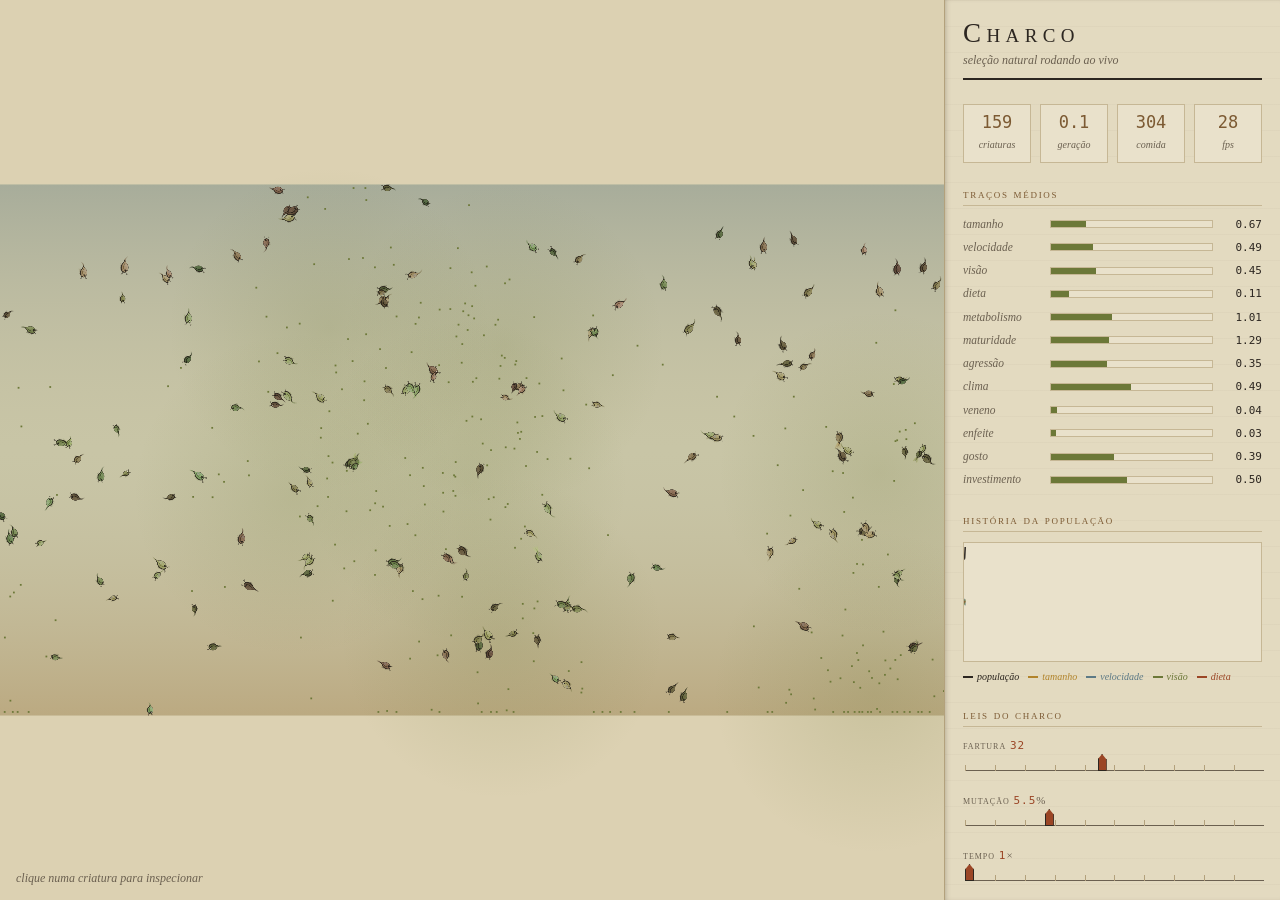
<file: index.html>
<!DOCTYPE html>
<html lang="pt-BR">
<head>
<meta charset="utf-8">
<meta name="viewport" content="width=device-width, initial-scale=1">
<title>Charco — ecossistema vivo</title>
<link rel="stylesheet" href="css/style.css">
</head>
<body>
<main id="palco">
  <canvas id="mundo"></canvas>
  <div id="dica">clique numa criatura para inspecionar</div>
</main>

<aside id="painel">
  <header>
    <h1>Charco</h1>
    <p class="sub">seleção natural rodando ao vivo</p>
  </header>

  <section class="placar">
    <div><b id="v-pop">0</b><span>criaturas</span></div>
    <div><b id="v-gen">0</b><span>geração</span></div>
    <div><b id="v-food">0</b><span>comida</span></div>
    <div><b id="v-fps">0</b><span>fps</span></div>
  </section>

  <section>
    <h2>traços médios</h2>
    <div id="barras"></div>
  </section>

  <section>
    <h2>história da população</h2>
    <canvas id="grafico" width="300" height="120"></canvas>
    <div id="legenda"></div>
  </section>

  <section id="ficha" hidden>
    <h2>espécime <span id="f-id"></span></h2>
    <div id="f-corpo"></div>
    <canvas id="rede" width="300" height="150"></canvas>
    <p class="nota" id="rede-nota"></p>
  </section>

  <section>
    <h2>leis do charco</h2>
    <label>fartura <output id="o-food">32</output>
      <input id="s-food" type="range" min="0" max="70" value="32" step="1"></label>
    <label>mutação <output id="o-mut">5.5</output>%
      <input id="s-mut" type="range" min="0" max="20" value="5.5" step="0.5"></label>
    <label>tempo <output id="o-vel">1</output>×
      <input id="s-vel" type="range" min="0" max="5" value="0" step="1"></label>
  </section>

  <section>
    <h2>quem decide</h2>
    <div class="escolha" id="modo-cerebro">
      <button data-cerebro="regras" class="on">regras</button>
      <button data-cerebro="neural">rede neural</button>
    </div>
    <p class="nota">a rede vive no genoma desde o primeiro instante — trocar aqui
       muda quem toma a decisão, sem reiniciar o charco</p>
  </section>

  <section>
    <h2>cor mostra</h2>
    <div class="escolha" id="modo-cor">
      <button data-modo="linhagem" class="on">linhagem</button>
      <button data-modo="dieta">dieta</button>
      <button data-modo="tamanho">tamanho</button>
      <button data-modo="idade">idade</button>
      <button data-modo="especie">espécie</button>
      <button data-modo="toxina">veneno</button>
    </div>
  </section>

  <section>
    <h2>intervir</h2>
    <div class="chips acoes">
      <button id="b-seca">seca</button>
      <button id="b-praga">praga</button>
      <button id="b-invasao">invasão</button>
      <button id="b-deriva">deriva</button>
      <button id="b-rastro">rastros</button>
      <button id="b-som">som</button>
      <button id="b-pausa">pausar</button>
      <button id="b-reset" class="perigo">reiniciar</button>
    </div>
  </section>

  <section>
    <h2>espécies vivas <span id="conta-esp" class="cont"></span></h2>
    <ul id="lista-esp" class="taxa"></ul>
    <div id="ficha-esp" hidden></div>
  </section>

  <section>
    <h2>árvore da vida</h2>
    <canvas id="arvore" width="300" height="210"></canvas>
    <p class="nota">cada linha é uma espécie ao longo do tempo; a ramificação é
       o instante em que duas populações deixaram de conseguir cruzar</p>
  </section>

  <section>
    <h2>museu <span id="conta-foss" class="cont"></span></h2>
    <ul id="lista-foss" class="taxa"></ul>
  </section>

  <section>
    <h2>diário</h2>
    <ul id="eventos"></ul>
  </section>
</aside>

<script type="module" src="js/main.js"></script>
</body>
</html>
</file>
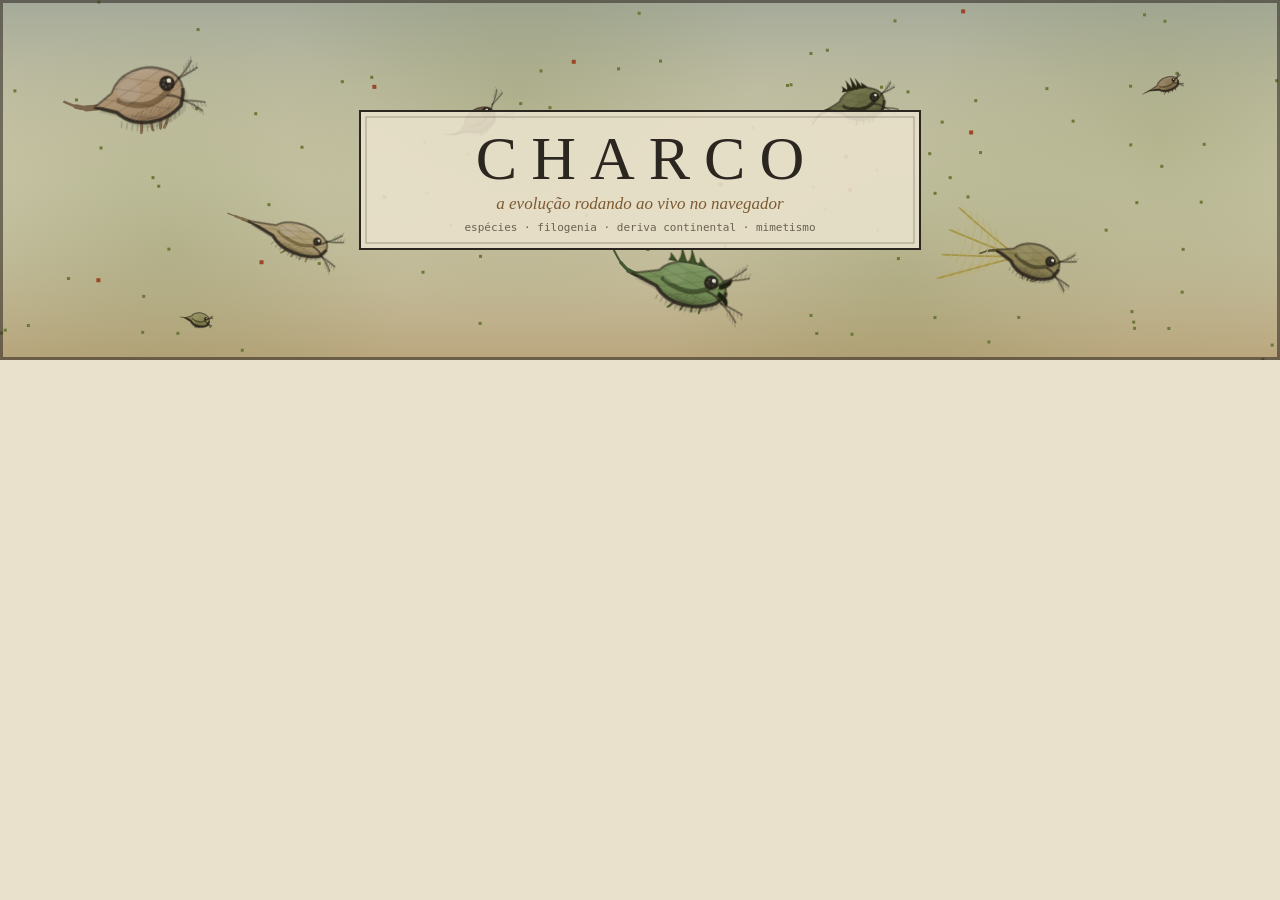
<file: banner.html>
<!DOCTYPE html>
<html lang="pt-BR">
<head>
<meta charset="utf-8">
<title>Charco — gerador do banner</title>
<style>
  html,body{margin:0;padding:0;background:#e9e1cb;overflow:hidden}
  canvas{display:block}
</style>
</head>
<body>
<canvas id="b" width="1280" height="360"></canvas>

<script type="module">
import { Creature } from './js/creature.js';
import { randomGenome } from './js/genome.js';
import { desenharCriatura } from './js/corpo.js';

// Banner do repositorio: o charco visto de cima, com o titulo gravado por
// cima. Os bichos NAO sao arte de banner — sao as mesmas criaturas que o
// simulador desenha, cada uma a partir de um genoma.
const cv = document.getElementById('b');
const ctx = cv.getContext('2d');
const L = cv.width, A = cv.height;

// ---- a agua, com o gradiente do clima ----
ctx.fillStyle = '#c8c5a6';
ctx.fillRect(0, 0, L, A);
const clima = ctx.createLinearGradient(0, 0, 0, A);
clima.addColorStop(0, 'rgba(92,116,128,.34)');
clima.addColorStop(0.5, 'rgba(190,180,150,0)');
clima.addColorStop(1, 'rgba(158,106,44,.34)');
ctx.fillStyle = clima;
ctx.fillRect(0, 0, L, A);

// manchas ferteis
for (const p of [[170, 250], [520, 90], [900, 280], [1160, 130]]) {
  const g = ctx.createRadialGradient(p[0], p[1], 0, p[0], p[1], 240);
  g.addColorStop(0, 'rgba(108,120,56,.20)');
  g.addColorStop(1, 'rgba(108,120,56,0)');
  ctx.fillStyle = g;
  ctx.fillRect(p[0] - 250, p[1] - 250, 500, 500);
}

// comida
let semente = 7;
const rnd = () => (semente = (semente * 16807) % 2147483647) / 2147483647;
ctx.fillStyle = '#6c7838';
for (let i = 0; i < 90; i++) ctx.fillRect(rnd() * L, rnd() * A, 3, 3);
ctx.fillStyle = '#9b4626';
for (let i = 0; i < 10; i++) ctx.fillRect(rnd() * L, rnd() * A, 4, 4);

// ---- o elenco: um de cada tipo que o mundo produz ----
const ELENCO = [
  [ 148,  96, 3.2, -0.22, { size:1.5, speed:0.45, sense:0.55, diet:0.15, aggression:0.25, hue: 44 }],
  [ 300, 240, 2.8,  0.35, { size:0.9, speed:1.30, sense:0.50, diet:0.10, aggression:0.20, hue: 92 }],
  [ 480, 120, 2.2, -0.55, { size:0.7, speed:0.60, sense:1.35, diet:0.10, aggression:0.15, hue: 18 }],
  [ 690, 285, 3.0,  0.20, { size:1.2, speed:0.85, sense:0.75, diet:0.95, aggression:0.85, hue:340 }],
  [ 862, 104, 2.5, -0.18, { size:1.0, speed:0.60, sense:0.60, diet:0.20, aggression:1.00, hue:210 }],
  [1035, 262, 2.7,  0.30, { size:0.9, speed:0.70, sense:0.65, diet:0.12, aggression:0.20,
                            ornamento:0.48, hue:130 }],
  [1168,  84, 1.8, -0.35, { size:0.45, speed:0.9, sense:0.35, diet:0.08, aggression:0.15, hue: 70 }],
  [ 200, 320, 1.7,  0.15, { size:0.4, speed:0.55, sense:0.30, diet:0.05, aggression:0.10, hue:160 }]
];

for (const [x, y, escala, ang, ajustes] of ELENCO) {
  const g = randomGenome();
  for (const k in ajustes) g[k] = ajustes[k];
  const c = new Creature(0, 0, g, 100);
  c.age = 20;
  c.x = 0; c.y = 0; c.angle = 0;
  ctx.save();
  ctx.translate(x, y);
  ctx.rotate(ang);
  ctx.scale(escala, escala);
  desenharCriatura(ctx, c, 1);
  ctx.restore();
}

// ---- a cartela do titulo, como a etiqueta colada numa prancha ----
const cw = 560, ch = 138, cxx = (L - cw) / 2, cyy = (A - ch) / 2;
ctx.fillStyle = 'rgba(233,225,203,.90)';
ctx.fillRect(cxx, cyy, cw, ch);
ctx.strokeStyle = '#2c2620';
ctx.lineWidth = 2;
ctx.strokeRect(cxx, cyy, cw, ch);
ctx.strokeStyle = 'rgba(44,38,32,.45)';
ctx.lineWidth = 0.8;
ctx.strokeRect(cxx + 6, cyy + 6, cw - 12, ch - 12);

ctx.textAlign = 'center';
ctx.fillStyle = '#2c2620';
ctx.font = '400 62px Georgia, "Palatino Linotype", serif';
ctx.letterSpacing = '14px';
ctx.fillText('CHARCO', L / 2 + 7, cyy + 68);
ctx.letterSpacing = '0px';

ctx.fillStyle = '#7c5a33';
ctx.font = 'italic 17px Georgia, serif';
ctx.fillText('a evolução rodando ao vivo no navegador', L / 2, cyy + 98);

ctx.fillStyle = '#6b6050';
ctx.font = '11px "Cascadia Mono", Consolas, monospace';
ctx.fillText('espécies · filogenia · deriva continental · mimetismo', L / 2, cyy + 120);

// ---- moldura da prancha ----
ctx.strokeStyle = 'rgba(44,38,32,.55)';
ctx.lineWidth = 3;
ctx.strokeRect(1.5, 1.5, L - 3, A - 3);
</script>
</body>
</html>
</file>
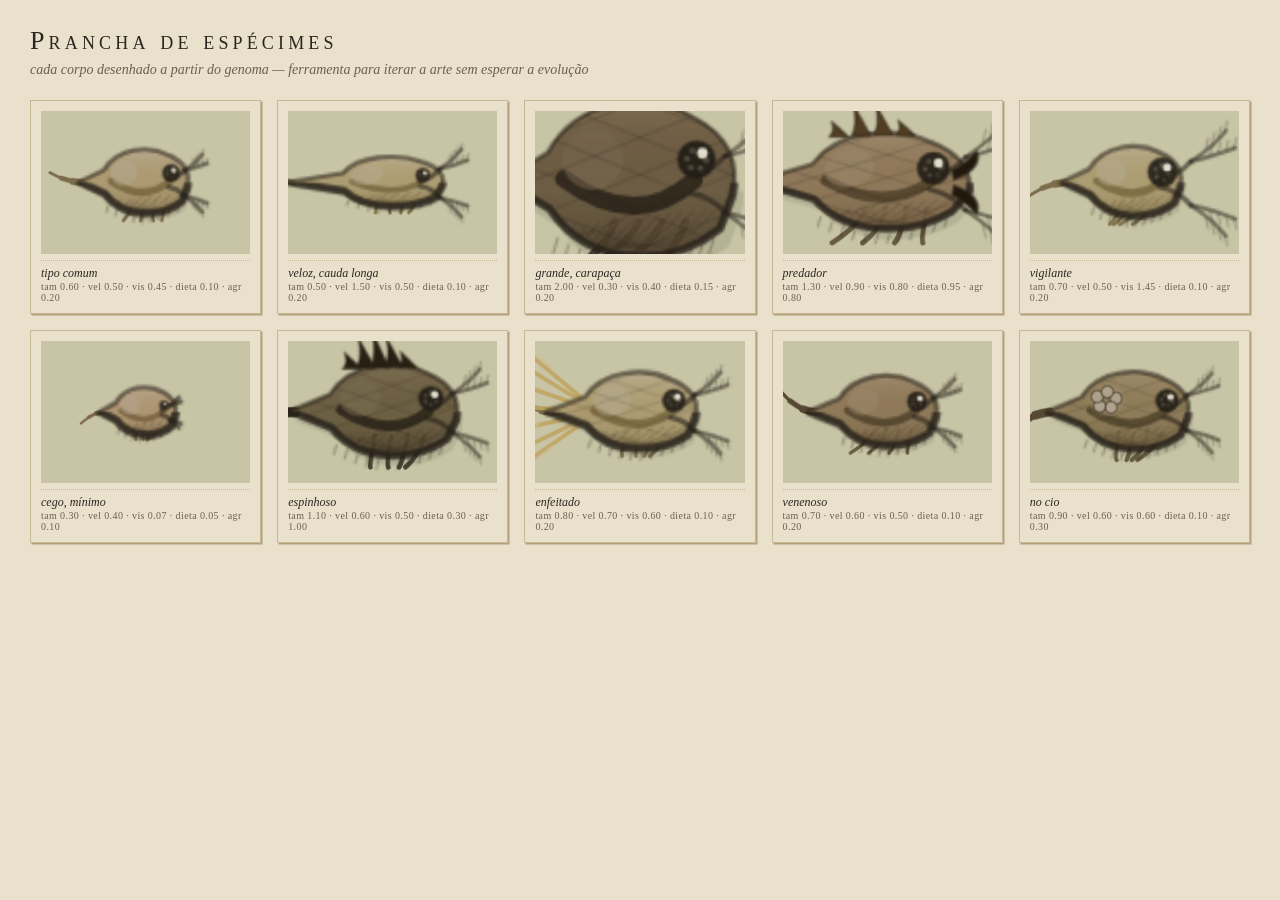
<file: prancha.html>
<!DOCTYPE html>
<html lang="pt-BR">
<head>
<meta charset="utf-8">
<title>Charco — prancha de espécimes</title>
<link rel="stylesheet" href="css/style.css">
<style>
  body{display:block;overflow:auto;padding:26px 30px}
  h1{font:400 26px Georgia,serif;font-variant:small-caps;letter-spacing:.16em;margin:0}
  p.sub{font-style:italic;color:var(--tinta2);margin:3px 0 20px}
  .grade{display:grid;grid-template-columns:repeat(auto-fill,minmax(230px,1fr));gap:16px}
  figure{margin:0;border:1px solid var(--vinco);background:var(--papel);
    box-shadow:1.5px 1.5px 0 var(--vinco2);padding:10px}
  figcaption{font:italic 12px Georgia,serif;color:var(--tinta);margin-top:6px;
    border-top:1px dotted var(--vinco);padding-top:5px}
  figcaption b{display:block;font-style:normal;font-size:10px;color:var(--tinta2);
    font-weight:400;letter-spacing:.04em}
  canvas{display:block;width:100%;height:auto;background:#c8c5a6}
</style>
</head>
<body>
<h1>Prancha de espécimes</h1>
<p class="sub">cada corpo desenhado a partir do genoma — ferramenta para iterar a arte sem esperar a evolução</p>
<div class="grade" id="grade"></div>

<script type="module">
import { Creature } from './js/creature.js';
import { randomGenome } from './js/genome.js';
import { desenharCriatura } from './js/corpo.js';

// Espécimes escolhidos para exercitar cada traço até o extremo.
const CASOS = [
  ['tipo comum',        { size:0.6, speed:0.5, sense:0.45, diet:0.1, aggression:0.2 }],
  ['veloz, cauda longa',{ size:0.5, speed:1.5, sense:0.5,  diet:0.1, aggression:0.2 }],
  ['grande, carapaça',  { size:2.0, speed:0.3, sense:0.4,  diet:0.15, aggression:0.2 }],
  ['predador',          { size:1.3, speed:0.9, sense:0.8,  diet:0.95, aggression:0.8 }],
  ['vigilante',         { size:0.7, speed:0.5, sense:1.45, diet:0.1, aggression:0.2 }],
  ['cego, mínimo',      { size:0.3, speed:0.4, sense:0.07, diet:0.05, aggression:0.1 }],
  ['espinhoso',         { size:1.1, speed:0.6, sense:0.5,  diet:0.3, aggression:1.0 }],
  ['enfeitado',         { size:0.8, speed:0.7, sense:0.6,  diet:0.1, aggression:0.2, ornamento:0.95 }],
  ['venenoso',          { size:0.7, speed:0.6, sense:0.5,  diet:0.1, aggression:0.2, toxina:0.9 }],
  ['no cio',            { size:0.9, speed:0.6, sense:0.6,  diet:0.1, aggression:0.3, _cio:true }]
];

const grade = document.getElementById('grade');
const ESCALA = 7;

for (const [nome, ajustes] of CASOS) {
  const g = randomGenome();
  for (const k in ajustes) if (!k.startsWith('_')) g[k] = ajustes[k];
  g.hue = 40 + Math.random() * 60;

  const c = new Creature(0, 0, g, 100);
  c.age = 12;
  if (ajustes._cio) { c.pronta = 3; c.energy = c.reproAt * 0.95; }

  const fig = document.createElement('figure');
  const cv = document.createElement('canvas');
  const L = 220, A = 150;
  const dpr = Math.min(devicePixelRatio || 1, 2);
  cv.width = L * dpr; cv.height = A * dpr;
  cv.style.aspectRatio = L + '/' + A;
  const ctx = cv.getContext('2d');
  ctx.setTransform(dpr, 0, 0, dpr, 0, 0);
  ctx.fillStyle = '#c8c5a6';
  ctx.fillRect(0, 0, L, A);

  ctx.save();
  ctx.translate(L / 2, A / 2);
  ctx.scale(ESCALA, ESCALA);
  c.x = 0; c.y = 0; c.angle = 0;
  desenharCriatura(ctx, c);
  ctx.restore();

  fig.appendChild(cv);
  const cap = document.createElement('figcaption');
  cap.innerHTML = nome + '<b>tam ' + g.size.toFixed(2) + ' · vel ' + g.speed.toFixed(2) +
    ' · vis ' + g.sense.toFixed(2) + ' · dieta ' + g.diet.toFixed(2) +
    ' · agr ' + g.aggression.toFixed(2) + '</b>';
  fig.appendChild(cap);
  grade.appendChild(fig);
}
</script>
</body>
</html>
</file>
<file: css/style.css>
/* ---------------------------------------------------------------------------
   PRANCHA DE HISTORIA NATURAL
   Papel, tinta ferro-galha, terras queimadas. Referencia: as estampas de
   Haeckel e o caderno de campo de um naturalista — nao um painel de controle.
   Regra da casa: nenhum pigmento fora da faixa das terras, nenhum canto
   arredondado que nao exista em papel, e versalete no lugar de caixa alta.
--------------------------------------------------------------------------- */
:root{
  --papel:#e9e1cb;
  --papel2:#e3daC0;
  --papel3:#dcd1b2;
  --vinco:#c6b795;
  --vinco2:#b3a17c;
  --tinta:#2c2620;
  --tinta2:#6b6050;
  --tinta3:#8c806c;
  --sepia:#7c5a33;
  --oxido:#9b4626;
  --ocre:#b2842b;
  --oliva:#6c7838;
  --agua:#c8c5a6;

  --serif:Georgia,"Palatino Linotype","Book Antiqua",Palatino,serif;
  --mono:"Cascadia Mono",Consolas,ui-monospace,monospace;
}
*{box-sizing:border-box}
html,body{height:100%}
body{
  margin:0;display:flex;background:var(--papel);color:var(--tinta);
  font:14px/1.5 var(--serif);overflow:hidden;
}

/* ---------- o charco ---------- */
#palco{flex:1;position:relative;min-width:0;background:var(--papel3)}
#mundo{display:block;width:100%;height:100%;cursor:crosshair}
#dica{
  position:absolute;left:16px;bottom:13px;color:var(--tinta2);font-size:12px;
  font-style:italic;pointer-events:none;transition:opacity .4s;
}

/* ---------- a prancha ---------- */
#painel{
  width:336px;flex:none;overflow-y:auto;padding:20px 18px 40px;
  background:var(--papel2);
  border-left:1px solid var(--vinco2);
  /* pauta de caderno, quase imperceptivel */
  background-image:repeating-linear-gradient(
    to bottom, rgba(140,128,108,.055) 0 1px, transparent 1px 26px);
  box-shadow:inset 3px 0 6px -4px rgba(60,48,32,.45);
}
#painel header{border-bottom:2px solid var(--tinta);padding-bottom:9px}
#painel header h1{
  margin:0;font:400 27px/1 var(--serif);letter-spacing:.20em;
  font-variant:small-caps;color:var(--tinta);
}
#painel .sub{margin:4px 0 0;color:var(--tinta2);font-size:12px;font-style:italic}

#painel section{margin-top:24px}
#painel h2{
  margin:0 0 10px;font:400 13px/1 var(--serif);font-variant:small-caps;
  letter-spacing:.13em;color:var(--sepia);
  border-bottom:1px solid var(--vinco);padding-bottom:5px;
}

/* ---------- medidas ---------- */
.placar{display:grid;grid-template-columns:repeat(4,1fr);gap:9px;margin-top:16px}
.placar div{
  background:var(--papel);border:1px solid var(--vinco);padding:8px 3px;text-align:center;
}
.placar b{display:block;font:400 17px/1.15 var(--mono);color:var(--sepia)}
.placar span{font-size:10px;color:var(--tinta2);font-style:italic}

.barra{
  display:grid;grid-template-columns:78px 1fr 40px;align-items:center;gap:9px;
  margin-bottom:6px;font-size:11.5px;font-style:italic;color:var(--tinta2);
}
.barra .trilho{height:8px;background:var(--papel);border:1px solid var(--vinco)}
.barra i{display:block;height:100%;background:var(--oliva);transition:width .25s}
.barra em{font:11px var(--mono);color:var(--tinta);font-style:normal;text-align:right}

#grafico,#arvore,#rede{
  width:100%;height:auto;display:block;
  background:var(--papel);border:1px solid var(--vinco);
}
#grafico{height:120px}
#legenda{
  display:flex;flex-wrap:wrap;gap:9px;margin-top:7px;font-size:10px;
  color:var(--tinta2);font-style:italic;
}
#legenda span::before{
  content:"";display:inline-block;width:10px;height:2px;margin-right:4px;
  vertical-align:middle;background:currentColor;
}

/* ---------- instrumentos ---------- */
label{
  display:block;margin-bottom:13px;font-size:11px;color:var(--tinta2);
  font-variant:small-caps;letter-spacing:.09em;
}
label output{color:var(--oxido);font-family:var(--mono);font-variant:normal}
input[type=range]{width:100%;margin-top:5px;accent-color:var(--sepia)}

.chips{display:flex;flex-wrap:wrap;gap:6px}
button{
  background:var(--papel);color:var(--tinta);border:1px solid var(--vinco2);
  padding:5px 11px;font:12px var(--serif);cursor:pointer;transition:.14s;
}
button:hover{background:#f0e9d6;border-color:var(--sepia);color:var(--sepia)}
button.on{
  background:var(--sepia);border-color:var(--sepia);color:var(--papel);
  font-style:italic;
}
button.perigo:hover{border-color:var(--oxido);color:var(--oxido)}

/* ---------- fichas ---------- */
#ficha,#ficha-esp{
  border:1px solid var(--vinco);padding:12px;background:var(--papel);
  box-shadow:1px 1px 0 var(--vinco);
}
#ficha-esp{margin-top:10px}
#ficha h2{margin-bottom:9px}
#f-id{color:var(--oxido);font-family:var(--mono)}
#ficha-esp h3{
  margin:0 0 7px;font:400 14px var(--serif);font-style:italic;color:var(--oxido);
}
#f-corpo{font-size:11.5px}
.par{display:flex;justify-content:space-between;gap:10px;padding:2px 0;
  border-bottom:1px dotted var(--vinco)}
.par span:first-child{color:var(--tinta2);font-style:italic}
.par span:last-child{font-family:var(--mono);color:var(--tinta)}
#f-corpo .par{display:flex;justify-content:space-between;gap:10px;padding:2px 0;
  border-bottom:1px dotted var(--vinco)}
#f-corpo .par span:last-child{font-family:var(--mono);color:var(--tinta)}
#f-corpo .par span:first-child{color:var(--tinta2);font-style:italic}

.nota{margin:8px 0 0;font-size:10.5px;line-height:1.5;color:var(--tinta3);
  font-style:italic}

/* ---------- catalogo de especies ---------- */
.cont{color:var(--tinta3);letter-spacing:0;font-variant:normal;font-size:11px}
.taxa{list-style:none;margin:0;padding:0;max-height:172px;overflow-y:auto}
.taxa li{
  display:flex;align-items:center;gap:8px;padding:4px 4px;font-size:11.5px;
  cursor:pointer;border-bottom:1px dotted var(--vinco);
}
.taxa li:hover{background:rgba(255,250,235,.7)}
.taxa li.sel{background:var(--papel);outline:1px solid var(--sepia)}
.taxa .bolha{width:9px;height:9px;border-radius:50%;flex:none;
  border:1px solid rgba(43,38,32,.45)}
.taxa .nome{flex:1;font-style:italic;color:var(--tinta);white-space:nowrap;
  overflow:hidden;text-overflow:ellipsis}
.taxa .qt{font-family:var(--mono);color:var(--tinta2);font-size:10px}
.taxa li.morta .nome{color:var(--tinta3)}
.taxa li.morta .bolha{opacity:.45}

/* ---------- diario ---------- */
#eventos{list-style:none;margin:0;padding:0;font-size:11.5px;color:var(--tinta2);
  max-height:150px;overflow-y:auto}
#eventos li{padding:4px 0;border-bottom:1px dotted var(--vinco);font-style:italic}
#eventos li b{color:var(--oxido);font-family:var(--mono);font-weight:400;
  font-style:normal;margin-right:5px}

/* ---------- papel tem barra de rolagem discreta ---------- */
#painel::-webkit-scrollbar,.taxa::-webkit-scrollbar,#eventos::-webkit-scrollbar{width:9px}
#painel::-webkit-scrollbar-track,.taxa::-webkit-scrollbar-track,
#eventos::-webkit-scrollbar-track{background:var(--papel3)}
#painel::-webkit-scrollbar-thumb,.taxa::-webkit-scrollbar-thumb,
#eventos::-webkit-scrollbar-thumb{background:var(--vinco2);border:2px solid var(--papel3)}

@media (max-width:900px){
  body{flex-direction:column;overflow:auto}
  #palco{height:52vh}
  #painel{width:100%;border-left:0;border-top:1px solid var(--vinco2)}
}

/* ---------------------------------------------------------------------------
   SELECOES
   Escolha unica nao e' um botao: e' um item marcado a tinta numa lista,
   como a legenda de uma prancha. Acao e' etiqueta de herbario, que afunda
   quando pressionada. E medida se le' em regua graduada, nao em barrinha.
--------------------------------------------------------------------------- */
.escolha{display:grid;grid-template-columns:1fr 1fr;gap:1px 12px}
.escolha button{
  background:none;border:0;box-shadow:none;padding:3px 0;text-align:left;
  font:13px/1.3 var(--serif);color:var(--tinta2);
  display:flex;align-items:center;gap:8px;
}
.escolha button::before{
  content:"";width:11px;height:11px;flex:none;border-radius:50%;
  border:1px solid var(--tinta2);background:transparent;transition:.14s;
}
.escolha button:hover{background:none;color:var(--sepia)}
.escolha button:hover::before{border-color:var(--sepia)}
.escolha button.on{color:var(--tinta);font-style:italic;background:none}
.escolha button.on::before{
  border-color:var(--oxido);
  background:radial-gradient(circle at 50% 50%, var(--oxido) 0 46%, transparent 48%);
}

.acoes button{
  border:1px solid var(--tinta2);box-shadow:1.5px 1.5px 0 var(--vinco2);
  padding:4px 10px;font:11.5px var(--serif);font-variant:small-caps;
  letter-spacing:.07em;
}
.acoes button:hover{transform:translate(1px,1px);box-shadow:.5px .5px 0 var(--vinco2)}
.acoes button.on{background:var(--sepia);color:var(--papel);border-color:var(--tinta)}

input[type=range]{-webkit-appearance:none;appearance:none;width:100%;height:19px;
  background:transparent;margin-top:1px;cursor:pointer}
input[type=range]::-webkit-slider-runnable-track{
  height:13px;
  background:
    repeating-linear-gradient(to right, var(--vinco2) 0 1px, transparent 1px 10%)
      bottom/100% 6px no-repeat,
    linear-gradient(var(--tinta2), var(--tinta2)) bottom/100% 1px no-repeat;
}
input[type=range]::-webkit-slider-thumb{
  -webkit-appearance:none;appearance:none;width:9px;height:17px;margin-top:-4px;
  background:var(--oxido);border:1px solid var(--tinta);
  clip-path:polygon(50% 0, 100% 32%, 100% 100%, 0 100%, 0 32%);
}
input[type=range]::-moz-range-track{height:1px;background:var(--tinta2)}
input[type=range]::-moz-range-thumb{width:9px;height:17px;border-radius:0;
  background:var(--oxido);border:1px solid var(--tinta)}
</file>
